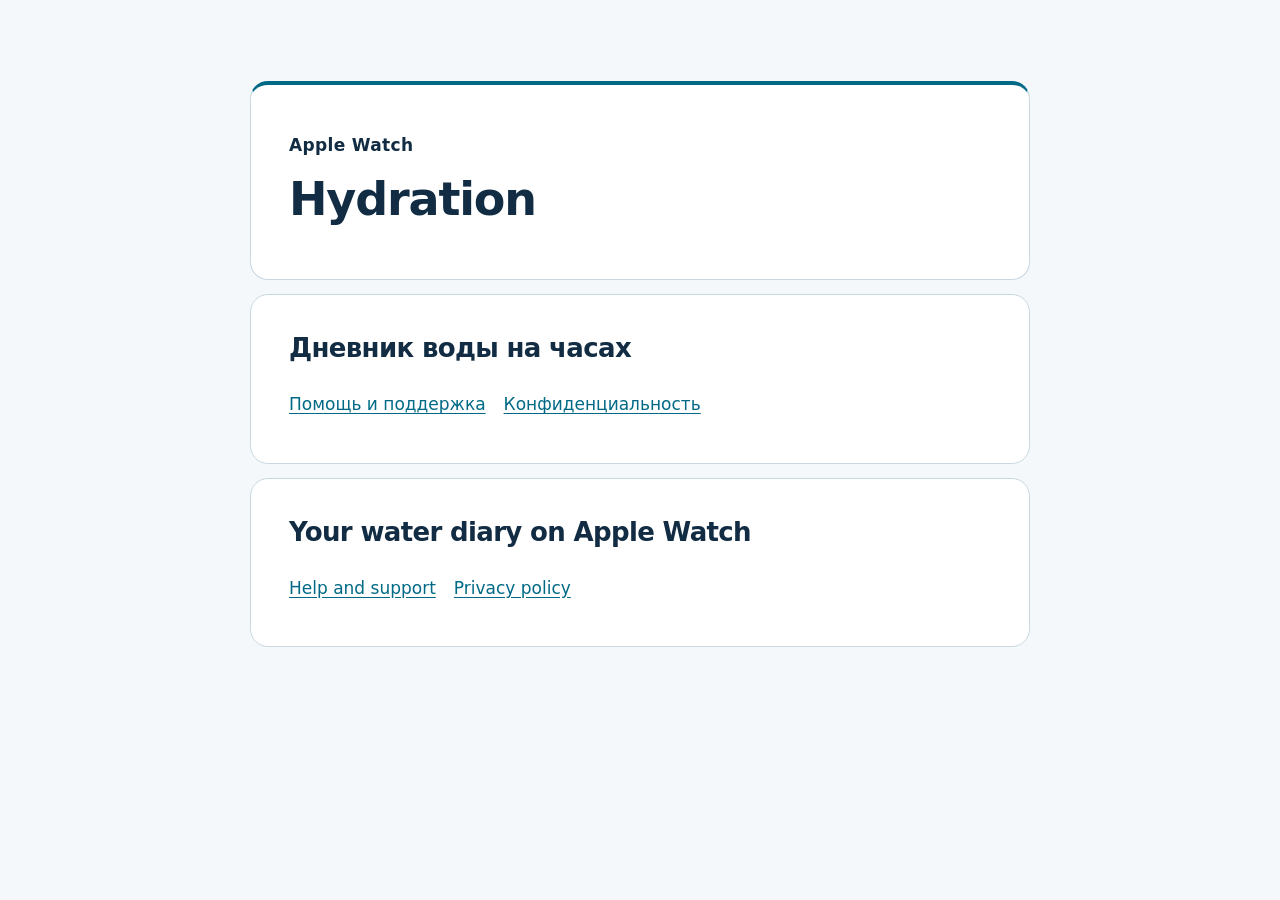
<file: index.html>
<!doctype html>
<html lang="ru">
<head>
  <meta charset="utf-8">
  <meta name="viewport" content="width=device-width, initial-scale=1">
  <title>Hydration для Apple Watch / Hydration for Apple Watch</title>
  <link rel="stylesheet" href="style.css">
</head>
<body>
<main class="landing">
  <header><p class="brand">Apple Watch</p><h1>Hydration</h1></header>
  <section lang="ru" aria-labelledby="welcome-ru">
    <h2 id="welcome-ru">Дневник воды на часах</h2>
    <nav aria-label="Материалы на русском"><a href="support.html#ru">Помощь и поддержка</a><a href="privacy.html#ru">Конфиденциальность</a></nav>
  </section>
  <section lang="en" aria-labelledby="welcome-en">
    <h2 id="welcome-en">Your water diary on Apple Watch</h2>
    <nav aria-label="Resources in English"><a href="support.html#en">Help and support</a><a href="privacy.html#en">Privacy policy</a></nav>
  </section>
</main>
</body>
</html>
</file>
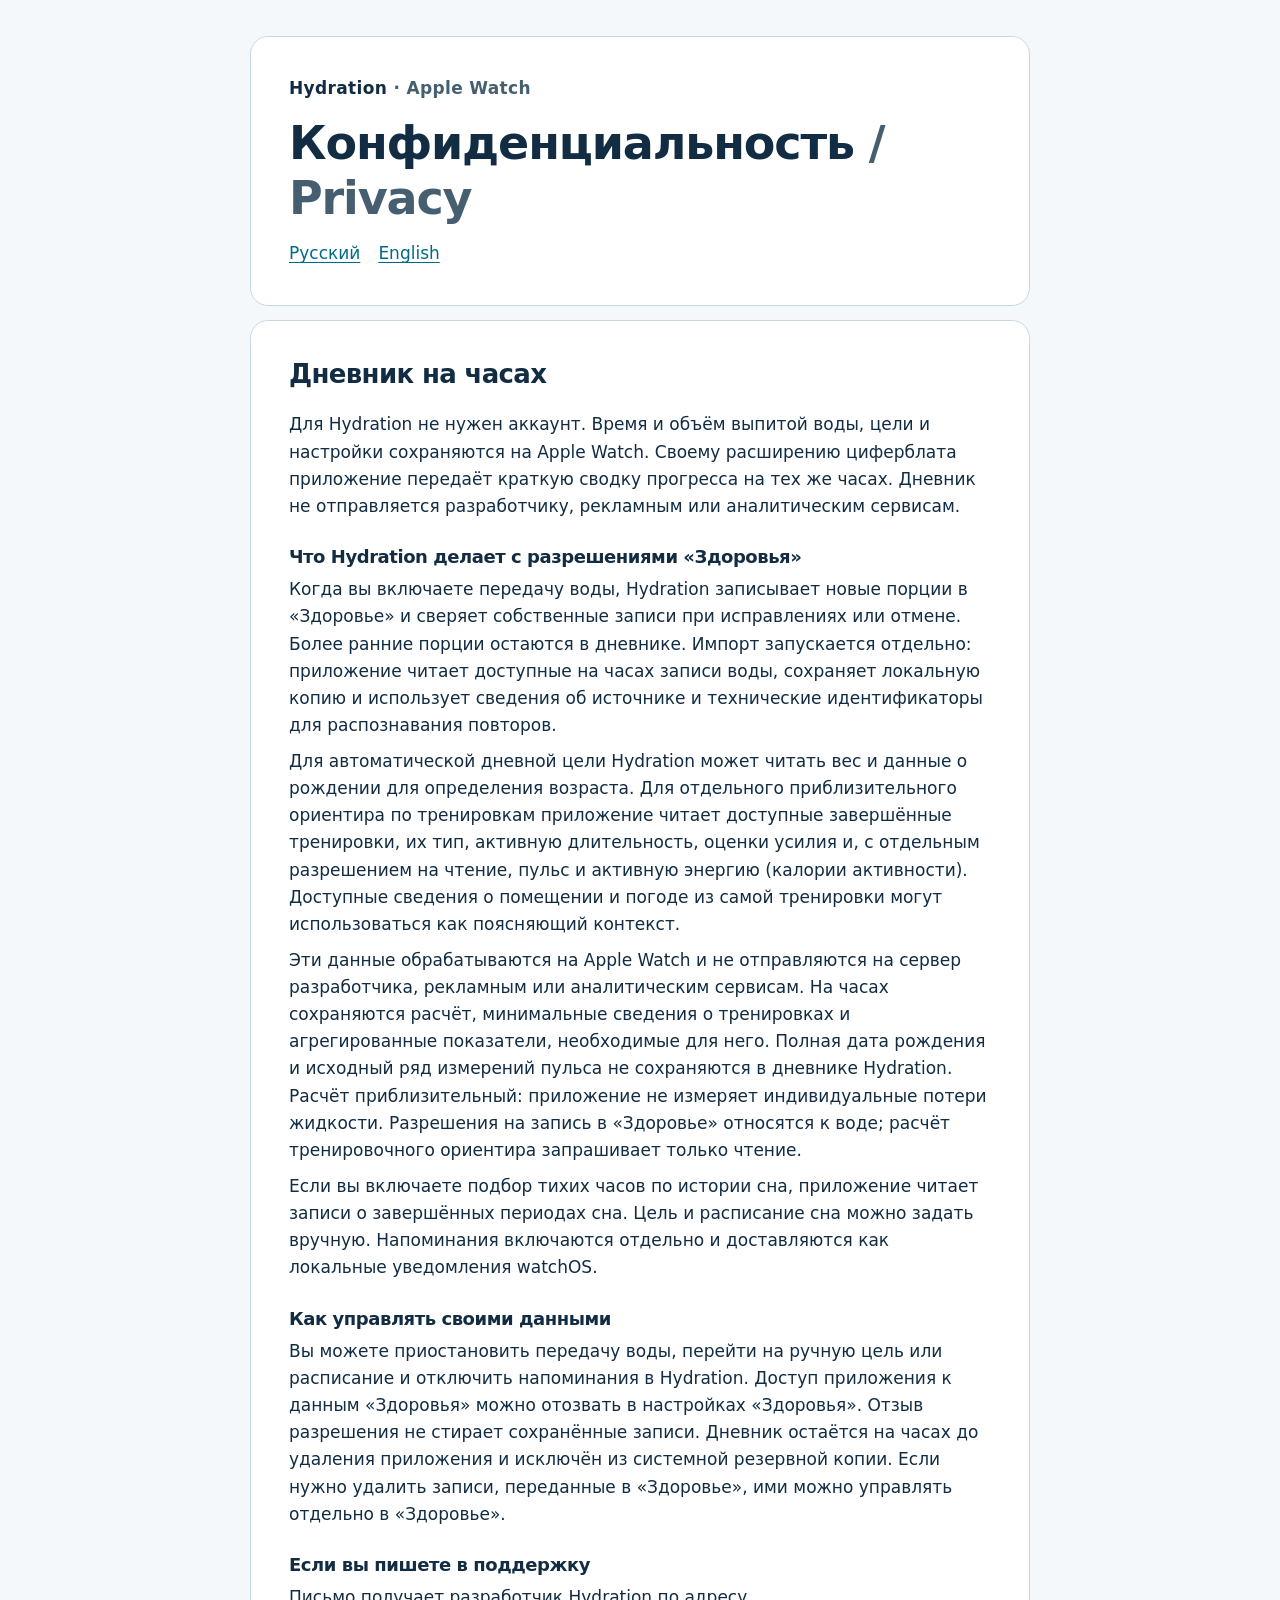
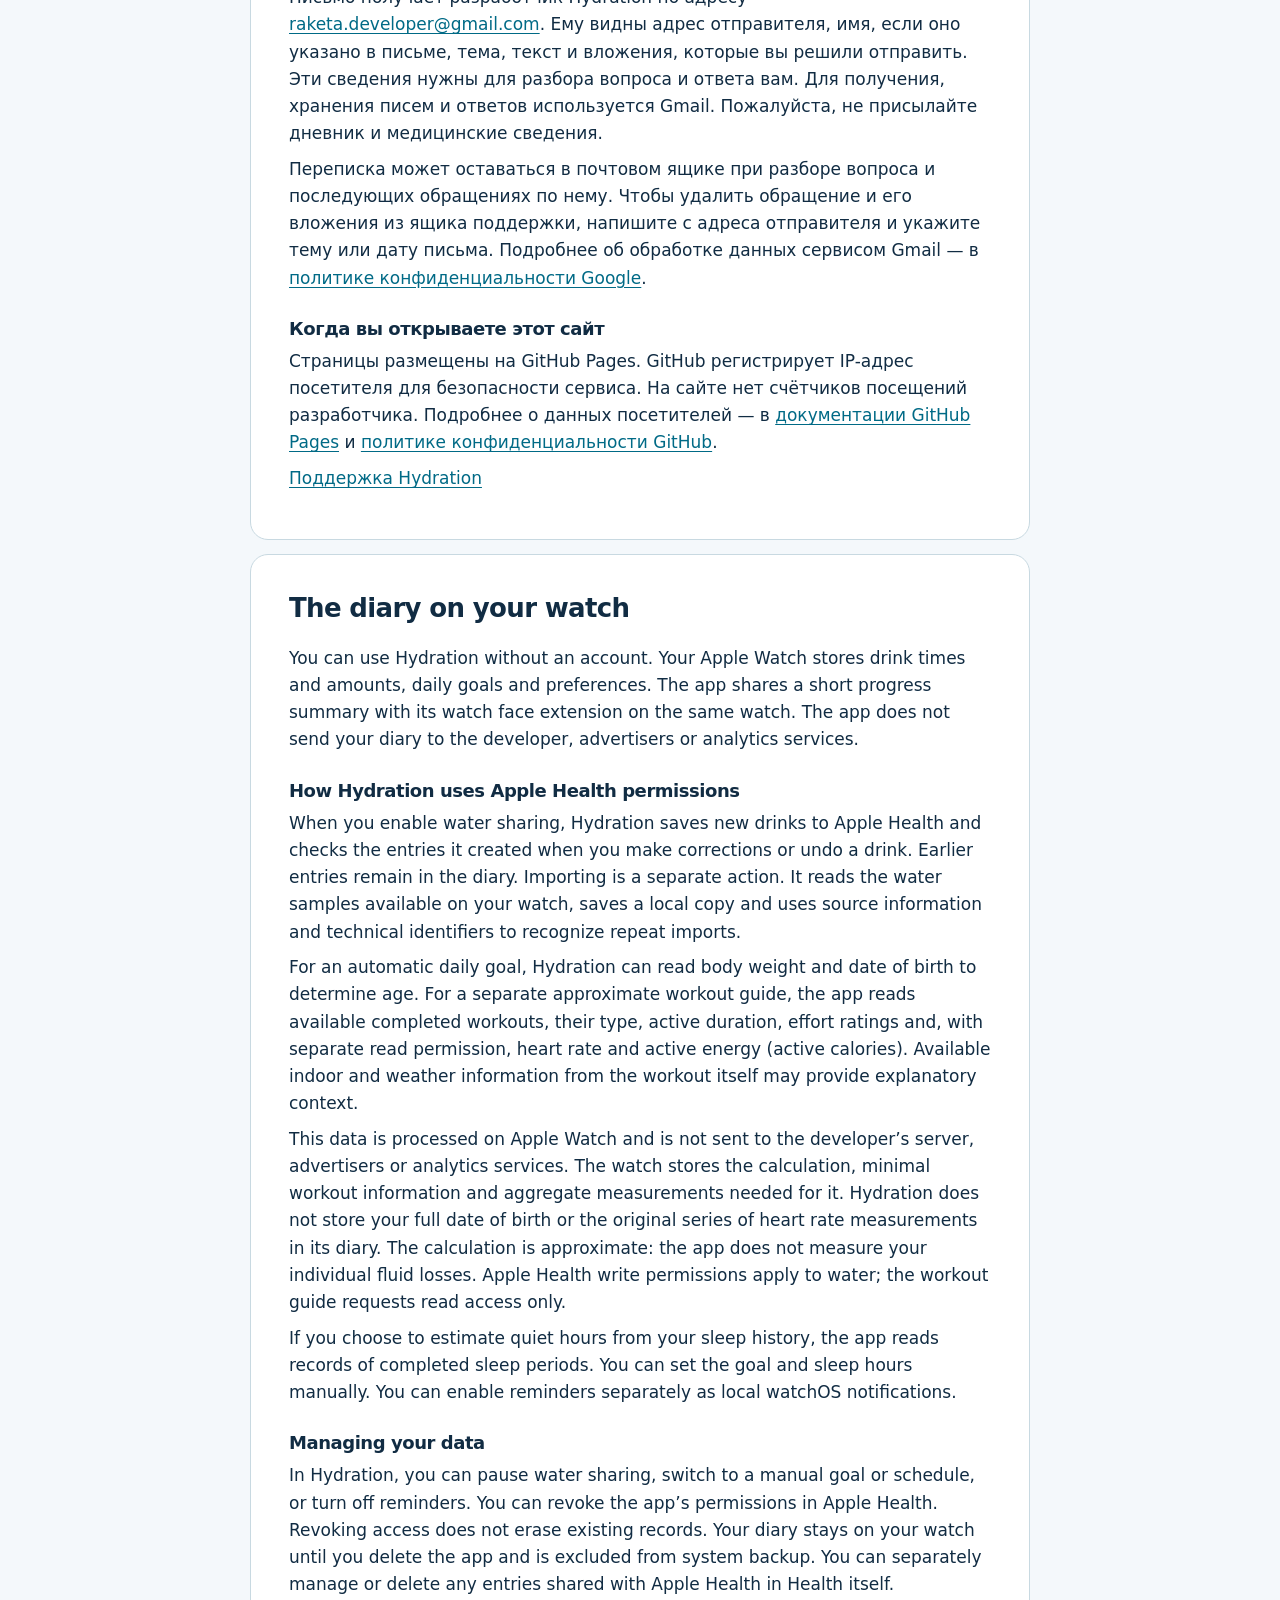
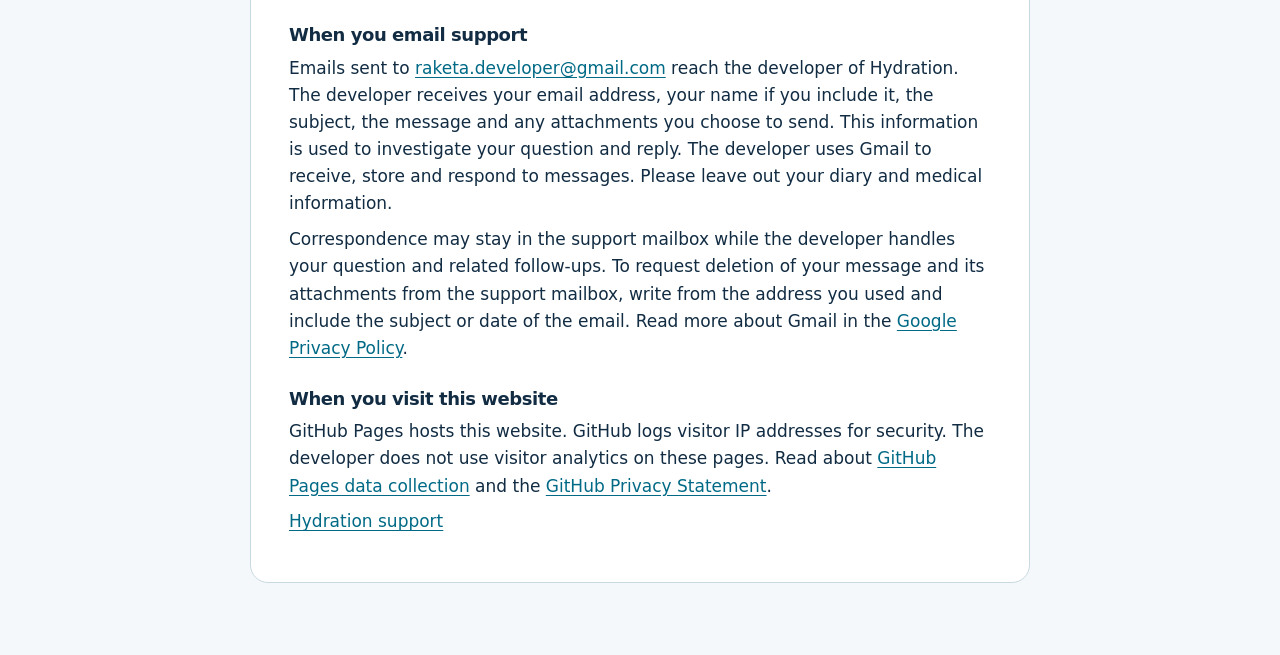
<file: privacy.html>
<!doctype html>
<html lang="ru">
<head>
  <meta charset="utf-8">
  <meta name="viewport" content="width=device-width, initial-scale=1">
  <title>Hydration — Конфиденциальность / Privacy</title>
  <link rel="stylesheet" href="style.css">
</head>
<body>
<main>
  <header>
    <a class="brand" href="./">Hydration <span>· Apple Watch</span></a>
    <h1>Конфиденциальность <span lang="en">/ Privacy</span></h1>
    <nav aria-label="Язык / Language"><a href="#ru">Русский</a><a lang="en" href="#en">English</a></nav>
  </header>
  <section id="ru" lang="ru" aria-labelledby="privacy-ru">
    <h2 id="privacy-ru">Дневник на часах</h2>
    <p>Для Hydration не нужен аккаунт. Время и объём выпитой воды, цели и настройки сохраняются на Apple Watch. Своему расширению циферблата приложение передаёт краткую сводку прогресса на тех же часах. Дневник не отправляется разработчику, рекламным или аналитическим сервисам.</p>
    <h3>Что Hydration делает с разрешениями «Здоровья»</h3>
    <p>Когда вы включаете передачу воды, Hydration записывает новые порции в «Здоровье» и сверяет собственные записи при исправлениях или отмене. Более ранние порции остаются в дневнике. Импорт запускается отдельно: приложение читает доступные на часах записи воды, сохраняет локальную копию и использует сведения об источнике и технические идентификаторы для распознавания повторов.</p>
    <p>Для автоматической дневной цели Hydration может читать вес и данные о рождении для определения возраста. Для отдельного приблизительного ориентира по тренировкам приложение читает доступные завершённые тренировки, их тип, активную длительность, оценки усилия и, с отдельным разрешением на чтение, пульс и активную энергию (калории активности). Доступные сведения о помещении и погоде из самой тренировки могут использоваться как поясняющий контекст.</p>
    <p>Эти данные обрабатываются на Apple Watch и не отправляются на сервер разработчика, рекламным или аналитическим сервисам. На часах сохраняются расчёт, минимальные сведения о тренировках и агрегированные показатели, необходимые для него. Полная дата рождения и исходный ряд измерений пульса не сохраняются в дневнике Hydration. Расчёт приблизительный: приложение не измеряет индивидуальные потери жидкости. Разрешения на запись в «Здоровье» относятся к воде; расчёт тренировочного ориентира запрашивает только чтение.</p>
    <p>Если вы включаете подбор тихих часов по истории сна, приложение читает записи о завершённых периодах сна. Цель и расписание сна можно задать вручную. Напоминания включаются отдельно и доставляются как локальные уведомления watchOS.</p>
    <h3>Как управлять своими данными</h3>
    <p>Вы можете приостановить передачу воды, перейти на ручную цель или расписание и отключить напоминания в Hydration. Доступ приложения к данным «Здоровья» можно отозвать в настройках «Здоровья». Отзыв разрешения не стирает сохранённые записи. Дневник остаётся на часах до удаления приложения и исключён из системной резервной копии. Если нужно удалить записи, переданные в «Здоровье», ими можно управлять отдельно в «Здоровье».</p>
    <h3>Если вы пишете в поддержку</h3>
    <p>Письмо получает разработчик Hydration по адресу <a href="mailto:raketa.developer@gmail.com">raketa.developer@gmail.com</a>. Ему видны адрес отправителя, имя, если оно указано в письме, тема, текст и вложения, которые вы решили отправить. Эти сведения нужны для разбора вопроса и ответа вам. Для получения, хранения писем и ответов используется Gmail. Пожалуйста, не присылайте дневник и медицинские сведения.</p>
    <p>Переписка может оставаться в почтовом ящике при разборе вопроса и последующих обращениях по нему. Чтобы удалить обращение и его вложения из ящика поддержки, напишите с адреса отправителя и укажите тему или дату письма. Подробнее об обработке данных сервисом Gmail — в <a href="https://policies.google.com/privacy?hl=ru">политике конфиденциальности Google</a>.</p>
    <h3>Когда вы открываете этот сайт</h3>
    <p>Страницы размещены на GitHub Pages. GitHub регистрирует IP-адрес посетителя для безопасности сервиса. На сайте нет счётчиков посещений разработчика. Подробнее о данных посетителей — в <a href="https://docs.github.com/en/pages/getting-started-with-github-pages/what-is-github-pages#data-collection">документации GitHub Pages</a> и <a href="https://docs.github.com/en/site-policy/privacy-policies/github-general-privacy-statement">политике конфиденциальности GitHub</a>.</p>
    <p><a href="support.html#ru">Поддержка Hydration</a></p>
  </section>
  <section id="en" lang="en" aria-labelledby="privacy-en">
    <h2 id="privacy-en">The diary on your watch</h2>
    <p>You can use Hydration without an account. Your Apple Watch stores drink times and amounts, daily goals and preferences. The app shares a short progress summary with its watch face extension on the same watch. The app does not send your diary to the developer, advertisers or analytics services.</p>
    <h3>How Hydration uses Apple Health permissions</h3>
    <p>When you enable water sharing, Hydration saves new drinks to Apple Health and checks the entries it created when you make corrections or undo a drink. Earlier entries remain in the diary. Importing is a separate action. It reads the water samples available on your watch, saves a local copy and uses source information and technical identifiers to recognize repeat imports.</p>
    <p>For an automatic daily goal, Hydration can read body weight and date of birth to determine age. For a separate approximate workout guide, the app reads available completed workouts, their type, active duration, effort ratings and, with separate read permission, heart rate and active energy (active calories). Available indoor and weather information from the workout itself may provide explanatory context.</p>
    <p>This data is processed on Apple Watch and is not sent to the developer’s server, advertisers or analytics services. The watch stores the calculation, minimal workout information and aggregate measurements needed for it. Hydration does not store your full date of birth or the original series of heart rate measurements in its diary. The calculation is approximate: the app does not measure your individual fluid losses. Apple Health write permissions apply to water; the workout guide requests read access only.</p>
    <p>If you choose to estimate quiet hours from your sleep history, the app reads records of completed sleep periods. You can set the goal and sleep hours manually. You can enable reminders separately as local watchOS notifications.</p>
    <h3>Managing your data</h3>
    <p>In Hydration, you can pause water sharing, switch to a manual goal or schedule, or turn off reminders. You can revoke the app’s permissions in Apple Health. Revoking access does not erase existing records. Your diary stays on your watch until you delete the app and is excluded from system backup. You can separately manage or delete any entries shared with Apple Health in Health itself.</p>
    <h3>When you email support</h3>
    <p>Emails sent to <a href="mailto:raketa.developer@gmail.com">raketa.developer@gmail.com</a> reach the developer of Hydration. The developer receives your email address, your name if you include it, the subject, the message and any attachments you choose to send. This information is used to investigate your question and reply. The developer uses Gmail to receive, store and respond to messages. Please leave out your diary and medical information.</p>
    <p>Correspondence may stay in the support mailbox while the developer handles your question and related follow-ups. To request deletion of your message and its attachments from the support mailbox, write from the address you used and include the subject or date of the email. Read more about Gmail in the <a href="https://policies.google.com/privacy?hl=en">Google Privacy Policy</a>.</p>
    <h3>When you visit this website</h3>
    <p>GitHub Pages hosts this website. GitHub logs visitor IP addresses for security. The developer does not use visitor analytics on these pages. Read about <a href="https://docs.github.com/en/pages/getting-started-with-github-pages/what-is-github-pages#data-collection">GitHub Pages data collection</a> and the <a href="https://docs.github.com/en/site-policy/privacy-policies/github-general-privacy-statement">GitHub Privacy Statement</a>.</p>
    <p><a href="support.html#en">Hydration support</a></p>
  </section>
</main>
</body>
</html>
</file>
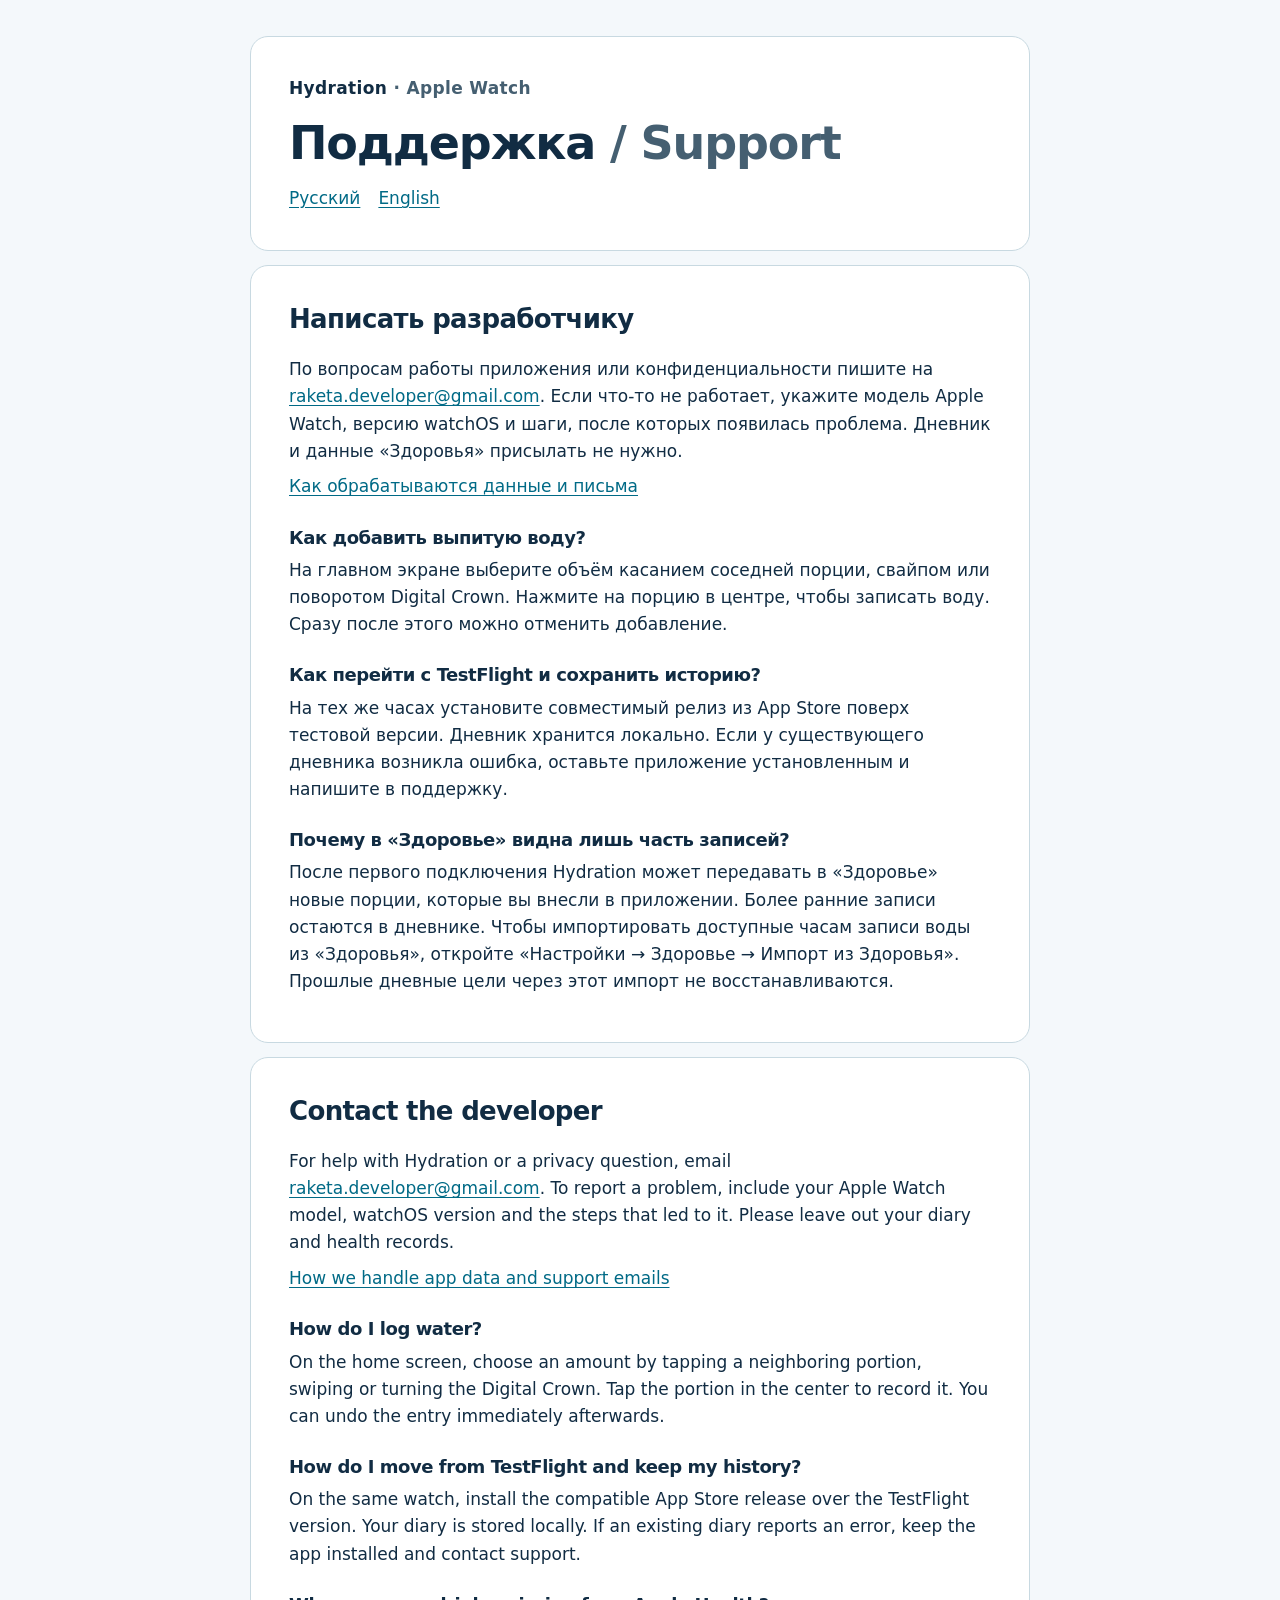
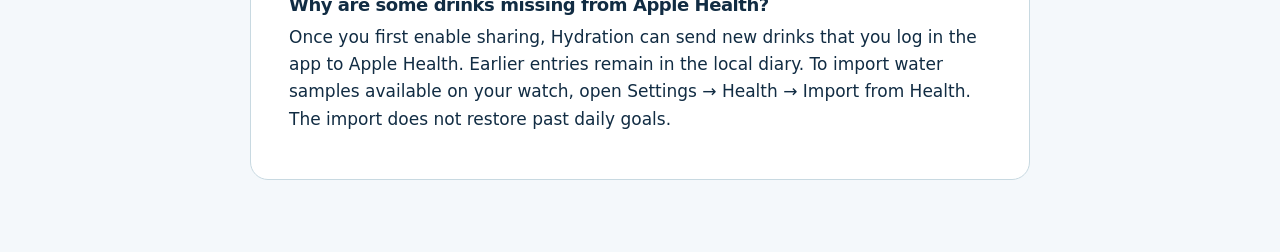
<file: support.html>
<!doctype html>
<html lang="ru">
<head>
  <meta charset="utf-8">
  <meta name="viewport" content="width=device-width, initial-scale=1">
  <title>Hydration — Поддержка / Support</title>
  <link rel="stylesheet" href="style.css">
</head>
<body>
<main>
  <header>
    <a class="brand" href="./">Hydration <span>· Apple Watch</span></a>
    <h1>Поддержка <span lang="en">/ Support</span></h1>
    <nav aria-label="Язык / Language"><a href="#ru">Русский</a><a lang="en" href="#en">English</a></nav>
  </header>
  <section id="ru" lang="ru" aria-labelledby="support-ru">
    <h2 id="support-ru">Написать разработчику</h2>
    <p>По вопросам работы приложения или конфиденциальности пишите на <a href="mailto:raketa.developer@gmail.com">raketa.developer@gmail.com</a>. Если что-то не работает, укажите модель Apple Watch, версию watchOS и шаги, после которых появилась проблема. Дневник и данные «Здоровья» присылать не нужно.</p>
    <p><a href="privacy.html#ru">Как обрабатываются данные и письма</a></p>
    <h3>Как добавить выпитую воду?</h3>
    <p>На главном экране выберите объём касанием соседней порции, свайпом или поворотом Digital Crown. Нажмите на порцию в центре, чтобы записать воду. Сразу после этого можно отменить добавление.</p>
    <h3>Как перейти с TestFlight и сохранить историю?</h3>
    <p>На тех же часах установите совместимый релиз из App Store поверх тестовой версии. Дневник хранится локально. Если у существующего дневника возникла ошибка, оставьте приложение установленным и напишите в поддержку.</p>
    <h3>Почему в «Здоровье» видна лишь часть записей?</h3>
    <p>После первого подключения Hydration может передавать в «Здоровье» новые порции, которые вы внесли в приложении. Более ранние записи остаются в дневнике. Чтобы импортировать доступные часам записи воды из «Здоровья», откройте «Настройки → Здоровье → Импорт из Здоровья». Прошлые дневные цели через этот импорт не восстанавливаются.</p>
  </section>
  <section id="en" lang="en" aria-labelledby="support-en">
    <h2 id="support-en">Contact the developer</h2>
    <p>For help with Hydration or a privacy question, email <a href="mailto:raketa.developer@gmail.com">raketa.developer@gmail.com</a>. To report a problem, include your Apple Watch model, watchOS version and the steps that led to it. Please leave out your diary and health records.</p>
    <p><a href="privacy.html#en">How we handle app data and support emails</a></p>
    <h3>How do I log water?</h3>
    <p>On the home screen, choose an amount by tapping a neighboring portion, swiping or turning the Digital Crown. Tap the portion in the center to record it. You can undo the entry immediately afterwards.</p>
    <h3>How do I move from TestFlight and keep my history?</h3>
    <p>On the same watch, install the compatible App Store release over the TestFlight version. Your diary is stored locally. If an existing diary reports an error, keep the app installed and contact support.</p>
    <h3>Why are some drinks missing from Apple Health?</h3>
    <p>Once you first enable sharing, Hydration can send new drinks that you log in the app to Apple Health. Earlier entries remain in the local diary. To import water samples available on your watch, open Settings → Health → Import from Health. The import does not restore past daily goals.</p>
  </section>
</main>
</body>
</html>
</file>
<file: style.css>
:root{color-scheme:light dark;--bg:#f4f8fb;--panel:#fff;--fg:#112c43;--sub:#455f71;--line:#c8d9e1;--accent:#006a86}*{box-sizing:border-box}body{margin:0;background:var(--bg);color:var(--fg);font:17px/1.6 system-ui,sans-serif}main{width:min(100% - 36px,780px);margin:4vh auto 8vh}header,section,footer{background:var(--panel);padding:clamp(18px,4vw,38px);border:1px solid var(--line);border-radius:18px;margin:14px 0}h1,h2,h3{line-height:1.2;letter-spacing:-.025em}h1{font-size:clamp(30px,5vw,46px);margin:.3em 0}h2{font-size:26px;margin:0 0 .8em}h3{font-size:18px;margin:1.45em 0 .35em}p{margin:.5em 0}small,footer{color:var(--sub)}a{color:var(--accent);text-underline-offset:.17em}nav{display:flex;gap:18px;flex-wrap:wrap}a:focus-visible{outline:3px solid var(--accent);outline-offset:3px}aside{border-left:3px solid var(--accent);padding:4px 14px;color:var(--sub)}@media(prefers-color-scheme:dark){:root{--bg:#0b1823;--panel:#122432;--fg:#eef8fb;--line:#304754;--sub:#b8ccd7;--accent:#81e3fc}}

html{scroll-padding:12px}
.brand{font-weight:650;letter-spacing:.02em;text-decoration:none;color:var(--fg)}
.brand span,h1 span{color:var(--sub)}
h1{overflow-wrap:anywhere}
main a{overflow-wrap:anywhere}
.landing header{border-top:4px solid var(--accent)}
.landing section nav a{padding-block:6px}
.landing{margin-top:clamp(28px,9vh,96px)}
</file>
